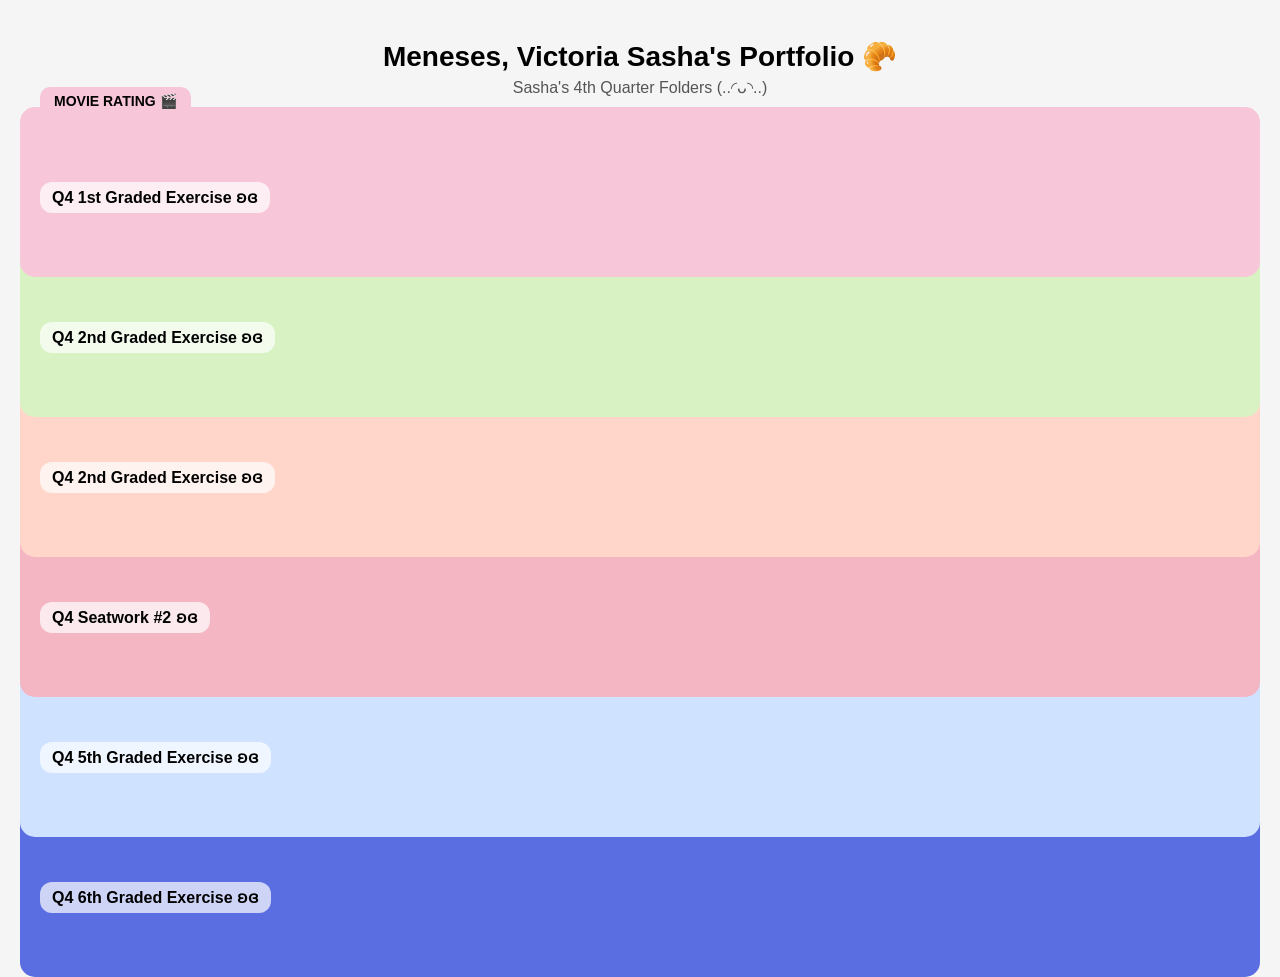
<file: index.html>
<!DOCTYPE html>
<html lang="en">
<head>
<meta charset="UTF-8">
<title>Meneses Portfolio</title>

<style>
  body {
    margin: 0;
    padding-top: 40px;
    font-family: Arial, sans-serif;
    background: #f5f5f5;
  }

  /* HEADER */
  .header {
    text-align: center;
    margin-bottom: 40px;
  }

  .header h1 {
    margin: 0;
    font-size: 28px;
  }

  .header p {
    margin: 5px 0 0;
    font-size: 16px;
    color: #555;
  }

  .container {
    padding: 0 20px;
  }

  /* FOLDER */
  .section {
    position: relative;
    height: 120px;
    margin: -30px 0;
    padding: 30px 20px 20px;
    border-radius: 15px;
    font-weight: bold;
    display: flex;
    align-items: center;

    transform-origin: center;
    transition: transform 0.25s ease, box-shadow 0.25s ease;
  }

  /* TAB */
  .section::before {
    content: attr(data-title);
    position: absolute;
    top: -20px;
    left: 20px;
    padding: 6px 14px;
    border-radius: 10px 10px 0 0;
    font-size: 14px;
    font-weight: bold;
  }

  /* HOVER */
  .section:hover {
    transform: scale(1.03);
    z-index: 20;
    box-shadow: 0 10px 25px rgba(0,0,0,0.2);
  }

  /* COLORS */
  .pink { background: #f7c6d9; z-index: 6; }
  .pink::before { background: #f7c6d9; }

  .green { background: #d9f2c4; z-index: 5; }
  .green::before { background: #d9f2c4; }

  .peach { background: #ffd6c9; z-index: 4; }
  .peach::before { background: #ffd6c9; }

  .pink2 { background: #f4b6c2; z-index: 3; }
  .pink2::before { background: #f4b6c2; }

  .blue { background: #cfe2ff; z-index: 2; }
  .blue::before { background: #cfe2ff; }

  .darkblue { background: #5a6ee1; color: white; z-index: 1; }
  .darkblue::before { background: #5a6ee1; color: white; }

  /* CLICKABLE TEXT */
  .section a {
    background: rgba(255,255,255,0.7);
    padding: 6px 12px;
    border-radius: 12px;
    text-decoration: none;
    color: black;
    transition: 0.2s;
  }

  .darkblue a {
    color: black;
  }

  .section a:hover {
    background: white;
  }

</style>
</head>
<body>

<!-- HEADER -->
<div class="header">
  <h1>Meneses, Victoria Sasha's Portfolio 🥐</h1>
  <p>Sasha's 4th Quarter Folders (..◜ᴗ◝..)</p>
</div>


<div class="container">

  <div class="section pink" data-title="MOVIE RATING 🎬">
    <a href="https://sshmns.github.io/CS3_4thQtrPortfolio_RbMeneses/public/quarter%204/q41gRubidiumMeneses.html">Q4 1st Graded Exercise ʚɞ</a>
  </div>

  <div class="section green" data-title="MOVIE RATING WITH UD 💬">
    <a href="https://sshmns.github.io/CS3_4thQtrPortfolio_RbMeneses/public/quarter%204/q42gRubidiumMeneses.html">Q4 2nd Graded Exercise ʚɞ</a>
  </div>

  <div class="section peach" data-title="NIGONIA TESTING & DEBUGGING 🧪">
   <a href="https://sshmns.github.io/CS3_4thQtrPortfolio_RbMeneses/public/quarter%204/3rd%20Graded/errorlogs.html">Q4 2nd Graded Exercise ʚɞ</a>
  </div>

  <div class="section pink2" data-title="CSS POSITION & Z-INDEX 🧑‍💻">
    <a href="https://sshmns.github.io/CS3_4thQtrPortfolio_RbMeneses/public/quarter%204/RubidiumMenesesseatwork2.html
">Q4 Seatwork #2 ʚɞ</a>
  </div>

  <div class="section blue" data-title="STILL BAKING...">
    <a href="https://example.com">Q4 5th Graded Exercise ʚɞ</a>
  </div>

  <div class="section darkblue" data-title="STILL BAKING...">
    <a href="https://example.com">Q4 6th Graded Exercise ʚɞ</a>
  </div>

</div>

</body>
</html>
</file>
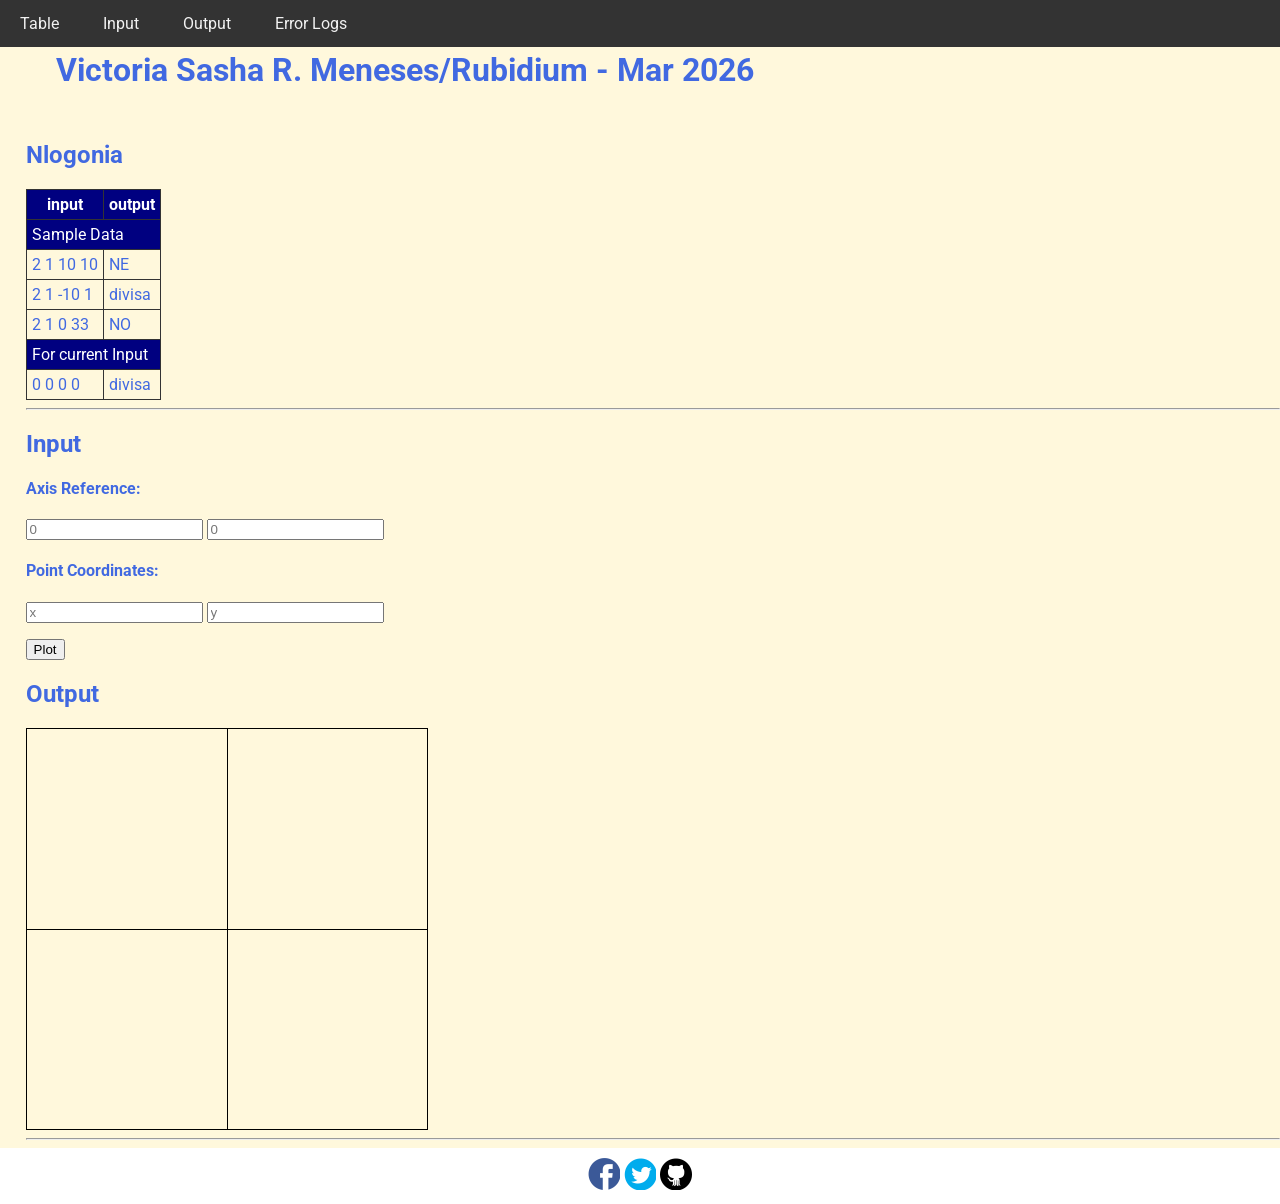
<file: public/quarter 4/3rd Graded/index.html>
<!DOCTYPE html>
<html>
<head>
  <meta charset="utf-8">
  <meta name="viewport" content="width=device-width">
  <!-- change the authors name to both your names-->
  <meta name="author" content="Sir Roy/Al Mendoza">
  <meta name="description" content="testing and debugging">
  <meta name="keywords" content="testing and debugging">
  <title>CS 3 </title>
  <link href="style.css" rel="stylesheet" type="text/css" />
  <link rel="preconnect" href="https://fonts.googleapis.com">
  <link rel="preconnect" href="https://fonts.gstatic.com" crossorigin>
  <link href="https://fonts.googleapis.com/css2?family=Open+Sans&family=Poppins:wght@300&family=Roboto&display=swap" rel="stylesheet">
  <link rel="icon" type="image/x-icon" href="images/favicon.ico">
</head>

<body>
  <header>
    <nav>
      <a href="#start">Table</a>
      <a href="#input">Input</a>
      <a href="#output">Output</a>
      <a href="errorlogs.html">Error Logs</a>
    </nav>
    
    <h1 style="padding: 30px">Victoria Sasha R. Meneses/Rubidium  - Mar 2026 </h1>
    <h2 id="start"> Nlogonia </h2>
  </header>

  <section id="table">
    <table> 
      <tr class="rColor">
        <th> input </th> <th> output</th>
      </tr>
      <tr class="rColor"> 
        <td colspan="2"> Sample Data</td>
      </tr>
      <tr> 
        <td> 2 1 10 10 </td> <td> NE</td>
      </tr>
      <tr> 
        <td> 2 1 -10 1 </td> <td> divisa</td>
      </tr>
      <tr> 
        <td> 2 1 0 33 </td> <td> NO </td>
      </tr>
      <tr  class="rColor"> 
        <td colspan="2"> For current Input</td>
      </tr>
      <tr> 
        <td id="in1"> 0 0 0 0 </td> <td id="out1"> divisa </td>
      </tr>
    </table>
    <hr>
  </section>
  
  <section id="input">
    <h2> Input </h2>
  
    <h4>Axis Reference:</h4>
    <p>
      <input type="number" id="x0" placeholder="0">
      <input type="number" id="y0" placeholder="0">
    </p>
    
    <h4>Point Coordinates:</h4>
    <p>
      <input type="number" id="x" placeholder="x"> 
      <input type="number" id="y" placeholder="y">
    </p>
    <button onclick="plotPoint(Number(x0.value),Number(y0.value),Number(x.value), Number(y.value))"> Plot </button>
  </section>
  
  <section id="output">
    <h2 id="output"> Output </h2>
  
    <div id="coordinatePlane">
        <div id="xAxis" class="axis"></div>
        <div id="yAxis" class="axis"></div>
    </div>
    <hr>
  </section>
  
  <!--- anchors for socmed site are done with image sprites -->
  <footer>
    <a href="https://facebook.com"> 
    <div class="icon facebook"></div>
    </a>
    <a href="https://twitter.com">
    <div class="icon twitter"></div>
    </a>
    <a href="https://github.com">
    <div class="icon github"></div>
    </a>
  </footer>
  <script defer src="script.js"></script>
</body>

</html>
</file>
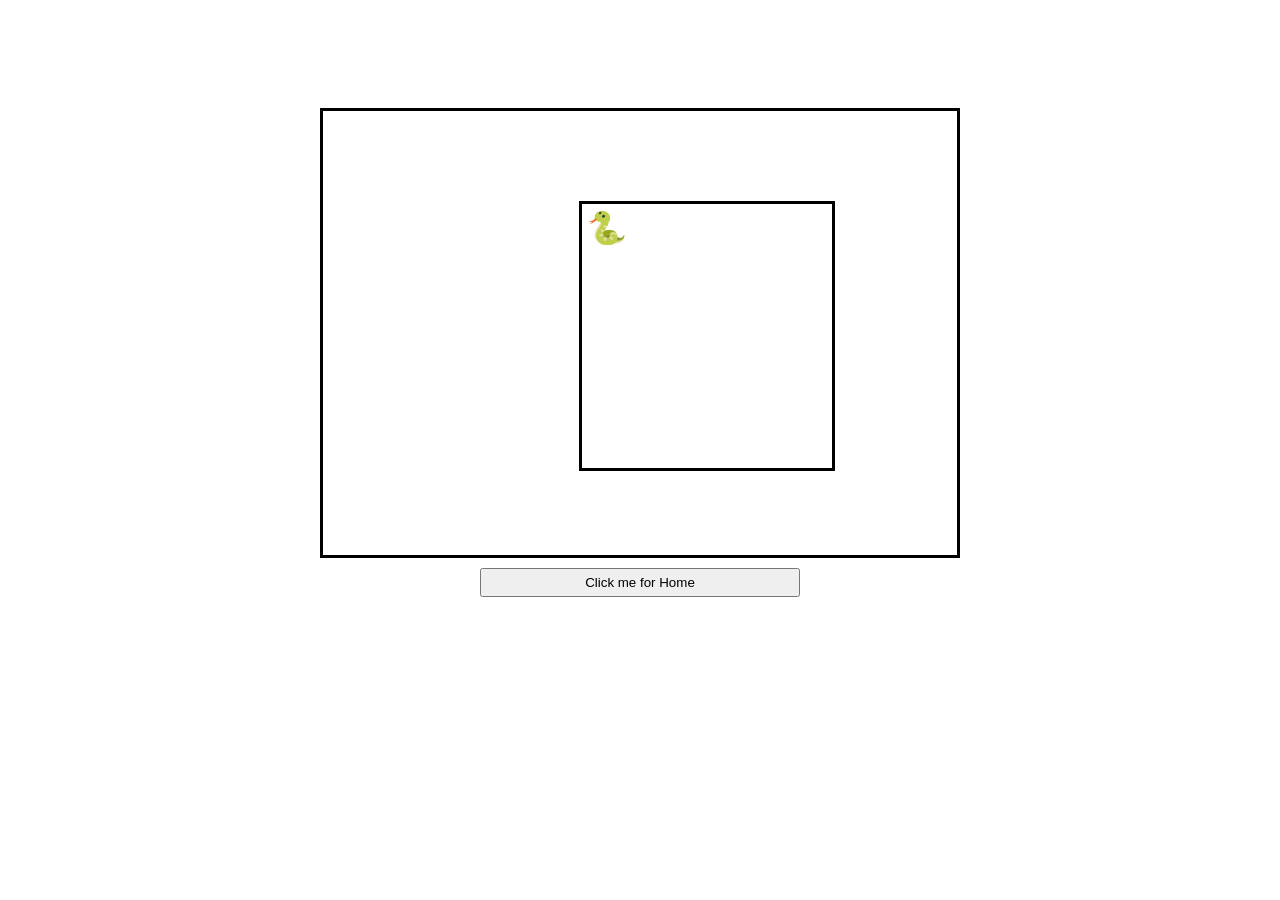
<file: public/quarter 4/deck.html>
<html>
	<head>
		<title>Transition and Animation Exercises</title>
		<meta charset="UTF-8">
		<meta name="description" content="Code to implement transform and transition">
        <meta name="author" content="Sasha Meneses">
        <meta name="revised" content="04/07/26">
		<meta name="viewport" content="width=device-width, initial-scale=1">
		<style>
      * {
        box-sizing: border-box;
      }
			#deck{
				width: 50vw;
				height: 50vh;
				margin: 0 auto 110px;
				border: 3px solid black;
				padding: 40px;
				position: relative;
        top: 100px;
			}
			#deck div{
				border: 3px solid black;
				height: 30vh;
				width: 20vw;
				position: absolute;
				top: 10vh;
				left: 20vw;
				background-color: white;
        color: rgb(136, 0, 255);
        font-size: 2em;
        padding: 5px;
        font-weight: bold;
        transition: all 0.5s;
			}
			#deck:hover div:first-child{
				transform: rotate(-45deg);
				transform-origin: bottom left;
			}
			#deck:hover div:nth-child(2){
				transform: rotate(-30deg);
				transform-origin: bottom left;
			}
			#deck:hover div:nth-child(3){
				transform: rotate(-15deg);
				transform-origin: bottom left;
			}
			#deck:hover div:nth-child(5){
				transform: rotate(15deg);
				transform-origin: bottom left;
			}
			#deck div:hover{
				border: 3px solid rgb(82, 154, 255);
			}
			#deck div:first-child:hover{
				background-color: rgb(131, 49, 203);
			}
			#deck div:nth-child(2):hover{
				background-color: rgb(126, 205, 255);
			}
			#deck div:nth-child(3):hover{
				background-color: rgb(255, 77, 234);
			}
			#deck div:nth-child(4):hover{
				background-color: rgb(18, 18, 119);

      }
      a {
        text-decoration: none;
      }
      button {
        display: block;
        width: 25vw;
        padding: 5px;
        margin: 10px auto;
      }
		</style>
	</head>
	<body>
		<div id="deck">
			<div>🦄</div>
			<div>🦭</div>
			<div>🐶</div>
            <div>🐍</div>
		</div>
    <a href="../index.html"><button> Click me for Home</button> </a>
	</body>
</html>
</file>
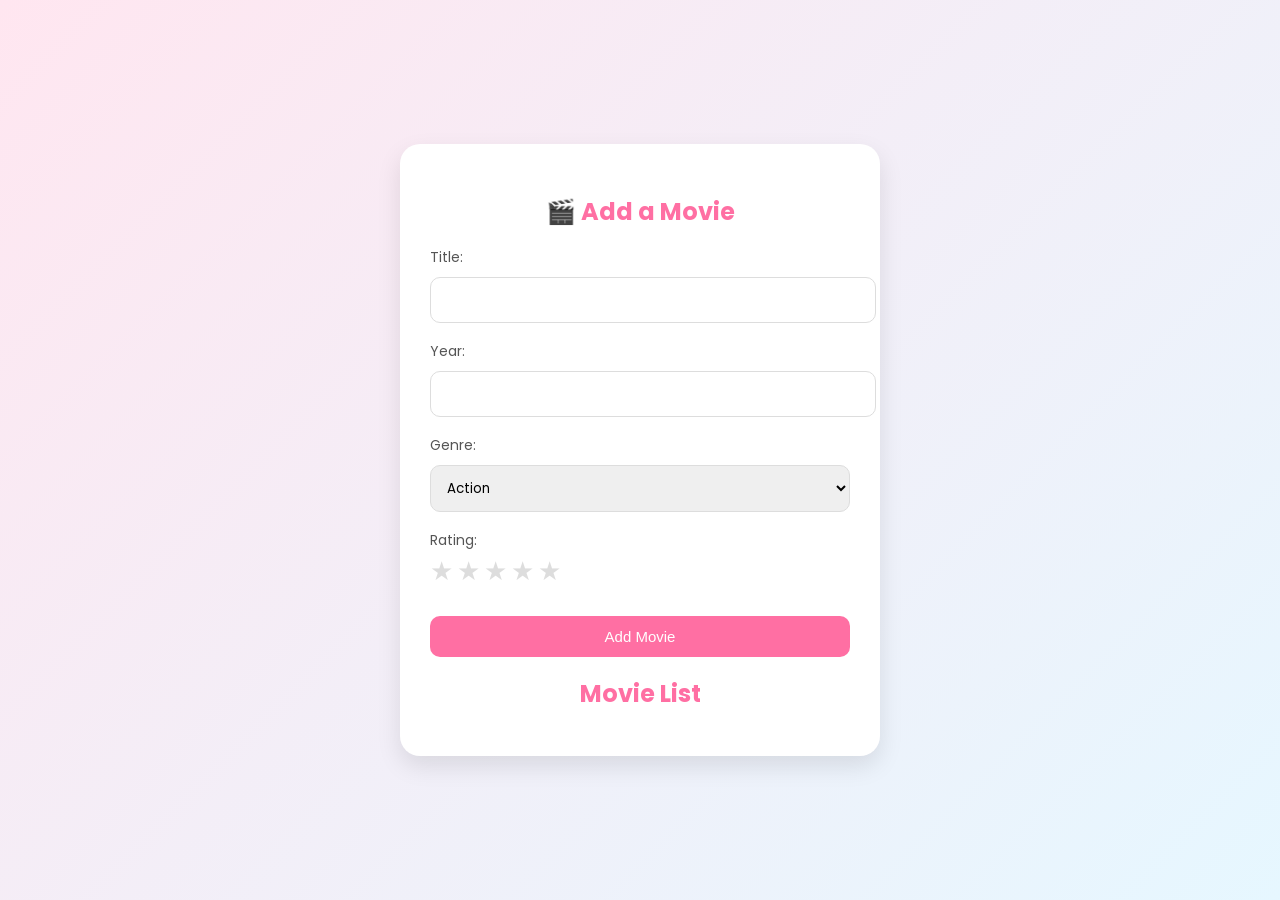
<file: public/quarter 4/q41gRubidiumMeneses.html>
<!DOCTYPE html>
<html lang="en">
<head>
<meta charset="UTF-8">
<title>Movie Ratings</title>

<link href="https://fonts.googleapis.com/css2?family=Poppins:wght@300;400;600&display=swap" rel="stylesheet">

<style>
  body {
    font-family: "Poppins", sans-serif;
    background: linear-gradient(135deg, #ffe6f0, #e6f7ff);
    display: flex;
    justify-content: center;
    align-items: center;
    min-height: 100vh;
    margin: 0;
  }

  .card {
    background: white;
    padding: 30px;
    border-radius: 20px;
    width: 420px;
    box-shadow: 0 10px 25px rgba(0,0,0,0.1);
  }

  h2 {
    text-align: center;
    color: #ff6fa3;
    margin-bottom: 15px;
  }

  label {
    font-size: 14px;
    color: #555;
  }

  input, select {
    width: 100%;
    padding: 12px;
    margin: 8px 0 15px 0;
    border-radius: 10px;
    border: 1px solid #ddd;
    font-family: "Poppins", sans-serif;
    outline: none;
  }

  input:focus, select:focus {
    border-color: #ff9ecb;
    box-shadow: 0 0 5px rgba(255, 158, 203, 0.5);
  }

  button {
    width: 100%;
    padding: 12px;
    background: #ff6fa3;
    color: white;
    border: none;
    border-radius: 10px;
    cursor: pointer;
    font-size: 15px;
    font-weight: 500;
    transition: 0.2s;
  }

  button:hover {
    background: #ff4f91;
    transform: scale(1.02);
  }

  .stars span {
    font-size: 26px;
    cursor: pointer;
    color: #ddd;
    transition: 0.2s;
  }

  .stars .active {
    color: gold;
    transform: scale(1.1);
  }

  .movie {
    background: #f8f8ff;
    padding: 12px;
    margin-top: 10px;
    border-radius: 10px;
    font-size: 14px;
  }

  #movieList {
    margin-top: 10px;
  }
</style>
</head>

<body>

<div class="card">
  <h2>🎬 Add a Movie</h2>

  <label>Title:</label>
  <input type="text" id="title">

  <label>Year:</label>
  <input type="number" id="year">

  <label>Genre:</label>
  <select id="genre">
    <option>Action</option>
    <option>Comedy</option>
    <option>Drama</option>
    <option>Horror</option>
    <option>Romance</option>
    <option>Sci-Fi</option>
  </select>

  <label>Rating:</label>
  <div class="stars" id="stars">
    <span data-value="1">★</span>
    <span data-value="2">★</span>
    <span data-value="3">★</span>
    <span data-value="4">★</span>
    <span data-value="5">★</span>
  </div>

  <br>

  <button onclick="addMovie()">Add Movie</button>

  <h2>Movie List</h2>
  <div id="movieList"></div>
</div>

<script>
  let rating = 0;

  const stars = document.querySelectorAll("#stars span");

  stars.forEach(star => {
    star.addEventListener("click", () => {
      rating = star.dataset.value;

      stars.forEach(s => s.classList.remove("active"));
      for (let i = 0; i < rating; i++) {
        stars[i].classList.add("active");
      }
    });
  });

  function addMovie() {
    const title = document.getElementById("title").value;
    const year = document.getElementById("year").value;
    const genre = document.getElementById("genre").value;

    if (!title || !year || rating == 0) {
      alert("Please fill all fields!");
      return;
    }

    const movie = { title, year, genre, rating };

    let movies = JSON.parse(localStorage.getItem("movies")) || [];
    movies.push(movie);

    localStorage.setItem("movies", JSON.stringify(movies));

    displayMovies();
  }

  function displayMovies() {
    const movieList = document.getElementById("movieList");
    movieList.innerHTML = "";

    let movies = JSON.parse(localStorage.getItem("movies")) || [];

    movies.forEach(m => {
      let stars = "★".repeat(m.rating) + "☆".repeat(5 - m.rating);

      movieList.innerHTML += `
        <div class="movie">
          🎞️ <b>${m.title}</b> (${m.year}) <br>
          Genre: ${m.genre} <br>
          Rating: ${stars}
        </div>
      `;
    });
  }

  displayMovies();  
</script>

</body>
</html>
</file>
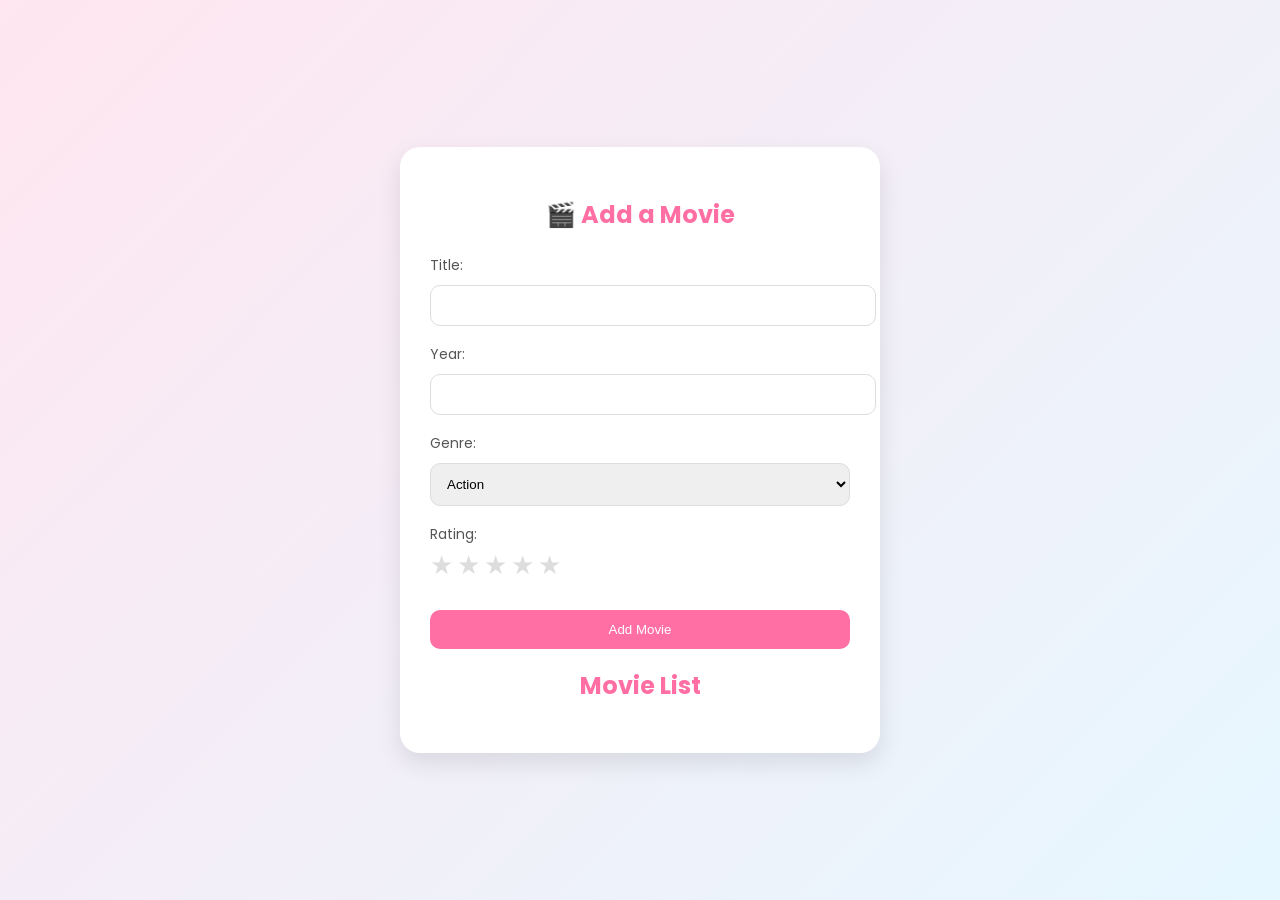
<file: public/quarter 4/q42gRubidiumMeneses.html>
<!DOCTYPE html>
<html lang="en">
<head>
<meta charset="UTF-8">
<title>Movie Ratings</title>

<link href="https://fonts.googleapis.com/css2?family=Poppins:wght@300;400;600&display=swap" rel="stylesheet">

<style>
  body {
    font-family: "Poppins", sans-serif;
    background: linear-gradient(135deg, #ffe6f0, #e6f7ff);
    display: flex;
    justify-content: center;
    align-items: center;
    min-height: 100vh;
    margin: 0;
  }

  .card {
    background: white;
    padding: 30px;
    border-radius: 20px;
    width: 420px;
    box-shadow: 0 10px 25px rgba(0,0,0,0.1);
  }

  h2 {
    text-align: center;
    color: #ff6fa3;
  }

  label {
    font-size: 14px;
    color: #555;
  }

  input, select {
    width: 100%;
    padding: 12px;
    margin: 8px 0 15px 0;
    border-radius: 10px;
    border: 1px solid #ddd;
    outline: none;
  }

  input:focus, select:focus {
    border-color: #ff9ecb;
    box-shadow: 0 0 5px rgba(255, 158, 203, 0.5);
  }

  button {
    width: 100%;
    padding: 12px;
    background: #ff6fa3;
    color: white;
    border: none;
    border-radius: 10px;
    cursor: pointer;
    transition: 0.2s;
  }

  button:hover {
    background: #ff4f91;
    transform: scale(1.02);
  }

  .stars span {
    font-size: 26px;
    cursor: pointer;
    color: #ddd;
  }

  .stars .active {
    color: gold;
    transform: scale(1.1);
  }

  .movie {
    background: #f8f8ff;
    padding: 12px;
    margin-top: 10px;
    border-radius: 10px;
    font-size: 14px;
  }

  .movie button {
    background: #ff8fab;
    margin-top: 5px;
  }

  .movie button:hover {
    background: #ff5d8f;
  }
</style>
</head>

<body>

<div class="card">
  <h2>🎬 Add a Movie</h2>

  <label>Title:</label>
  <input type="text" id="title">

  <label>Year:</label>
  <input type="number" id="year">

  <label>Genre:</label>
  <select id="genre">
    <option>Action</option>
    <option>Comedy</option>
    <option>Drama</option>
    <option>Horror</option>
    <option>Romance</option>
    <option>Sci-Fi</option>
  </select>

  <label>Rating:</label>
  <div class="stars" id="stars">
    <span data-value="1">★</span>
    <span data-value="2">★</span>
    <span data-value="3">★</span>
    <span data-value="4">★</span>
    <span data-value="5">★</span>
  </div>

  <br>

  <button onclick="addMovie()">Add Movie</button>

  <h2>Movie List</h2>
  <div id="movieList"></div>
</div>

<script>
  let rating = 0;

  const starEls = document.querySelectorAll("#stars span");

  starEls.forEach(star => {
    star.addEventListener("click", () => {
      rating = star.dataset.value;

      starEls.forEach(s => s.classList.remove("active"));
      for (let i = 0; i < rating; i++) {
        starEls[i].classList.add("active");
      }
    });
  });

  function addMovie() {
    const title = document.getElementById("title").value;
    const year = document.getElementById("year").value;
    const genre = document.getElementById("genre").value;

    if (!title || !year || rating == 0) {
      alert("Please fill all fields!");
      return;
    }

    const movie = { title, year, genre, rating };

    let movies = JSON.parse(localStorage.getItem("movies")) || [];
    movies.push(movie);

    localStorage.setItem("movies", JSON.stringify(movies));

    displayMovies();
  }

function deleteMovie(index) {
  let confirmDelete = confirm("Are you sure you want to delete this movie? 🗑");

  if (!confirmDelete) return;

  let movies = JSON.parse(localStorage.getItem("movies")) || [];

  movies.splice(index, 1);

  localStorage.setItem("movies", JSON.stringify(movies));

  displayMovies();
}

  function displayMovies() {
    const movieList = document.getElementById("movieList");
    movieList.innerHTML = "";

    let movies = JSON.parse(localStorage.getItem("movies")) || [];

    movies.forEach((m, index) => {
      let stars = "★".repeat(m.rating) + "☆".repeat(5 - m.rating);

      movieList.innerHTML += `
        <div class="movie">
          🎞️ <b>${m.title}</b> (${m.year}) <br>
          Genre: ${m.genre} <br>
          Rating: ${stars} <br><br>
          <button onclick="deleteMovie(${index})">🗑 Delete</button>
        </div>
      `;
    });
  }

  displayMovies();
</script>

</body>
</html>
</file>
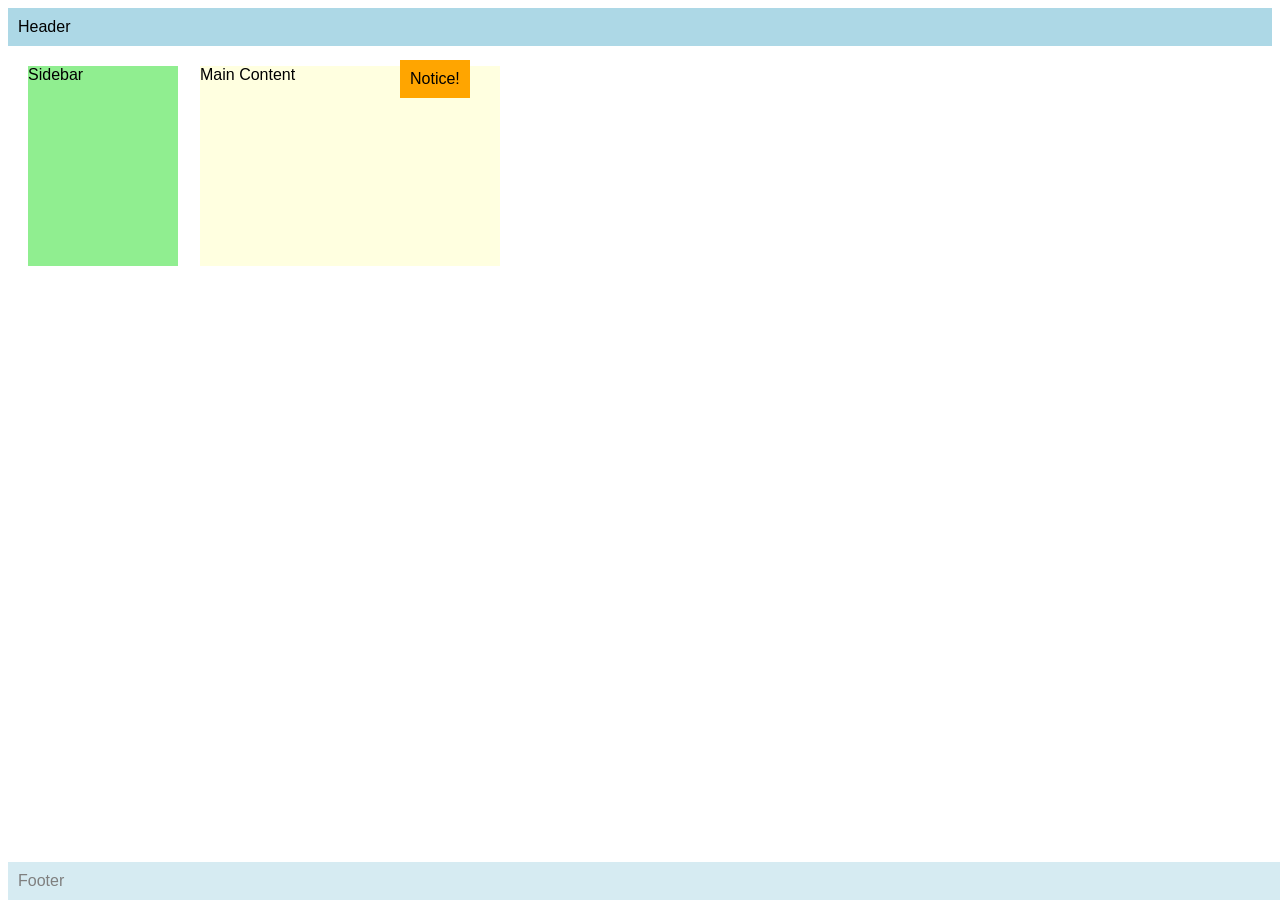
<file: public/quarter 4/RubidiumMenesesseatwork2.html>
<!DOCTYPE html>
<html>
<head>
  <meta name="author" content="Sasha and Gabbey" />
  <meta name="revised" content="03/27/2026" />
  
  <style>
    body { font-family: Arial, sans-serif; }
    .header, .footer {
      background: lightblue;
      padding: 10px;
    }
    .footer {
       opacity: 0.5;
       position: fixed; bottom: 0; width: 100%;
    }
    .sidebar {
      background: lightgreen;
      width: 150px;
      height: 200px;
      position: relative; top: 20px; left: 20px;
    }
    .content {
      background: lightyellow;
      width: 300px;
      height: 200px;
      position: absolute; top: 66px; left: 200px;
      z-index: 1;
    }    
    .notice {
    position: absolute;
    top: 60px;
    left: 400px;
    background: orange;
    padding: 10px;
    z-index: 2;
    }
  </style>
</head>
<body>
  <div class="header">Header</div>
  <div class="sidebar">Sidebar</div>
  <div class="content">Main Content</div>
  <div class="footer">Footer</div>
  <div class="notice">Notice!</div>
</body>
</html>
</file>
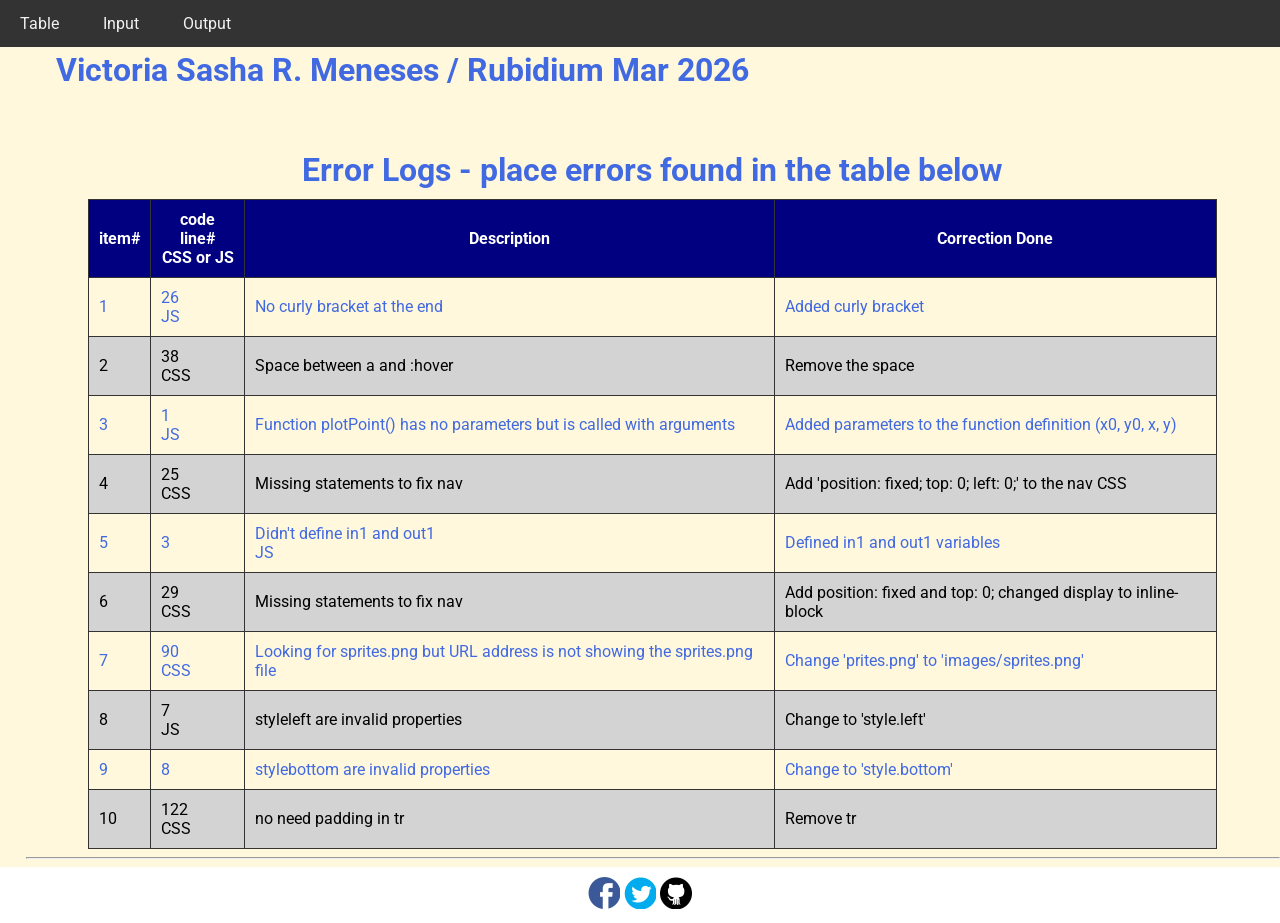
<file: public/quarter 4/3rd Graded/errorlogs.html>
<!DOCTYPE html>
<html>
<head>
  <meta charset="utf-8">
  <meta name="viewport" content="width=device-width">
  <meta name="author" content="Sir Roy/Al Mendoza">
  <meta name="description" content="testing and debugging">
  <meta name="keywords" content="testing and debugging">
  <title>CS3 </title>
  <link href="style.css" rel="stylesheet" type="text/css" />
  <link rel="preconnect" href="https://fonts.googleapis.com">
  <link rel="preconnect" href="https://fonts.gstatic.com" crossorigin>
  <link href="https://fonts.googleapis.com/css2?family=Open+Sans&family=Poppins:wght@300&family=Roboto&display=swap" rel="stylesheet">
  <link rel="icon" type="image/x-icon" href="images/favicon.ico">

  <style>
    tr:nth-child(1) ~ tr:nth-child(odd) {
      background-color: lightgray;
      color: black;
    }
    td, th {
      padding: 10px;
    }
    table {
      width: 90%;
      margin: 0 auto;
    }
    caption {
      font-size: 2em;
      font-weight: bold;
      padding: 10px;
    }
    
  </style>
</head>

<body>
  <header>
    <nav>
      <a href="index.html#start">Table</a>
      <a href="index.html#input">Input</a>
      <a href="index.html#output">Output</a>
    </nav>
    
    <h1 style="padding: 30px">Victoria Sasha R. Meneses / Rubidium Mar 2026 </h1>
  </header>

  <section id="table">
    <table> 
      <caption> Error Logs - place errors found in the table below</caption>
      <tr class="rColor">
        <th> item# </th> 
        <th> code line#<br/>CSS or JS </th> 
        <th> Description</th>
        <th> Correction Done</th>
      </tr>
      <tr>
        <td> 1 </td> 
        <td> 26 <br/> JS </td> 
        <td> No curly bracket at the end </td>
        <td> Added curly bracket </td>
      </tr>
      <tr>
        <td> 2 </td> 
        <td> 38 <br/> CSS</td> 
        <td> Space between a and :hover </td>
        <td> Remove the space </td>
      </tr>
      <tr>
        <td> 3 </td> 
        <td> 1 <br/> JS </td> 
        <td> Function plotPoint() has no parameters but is called with arguments </td>
        <td> Added parameters to the function definition (x0, y0, x, y) </td>
      </tr>
      <tr>
        <td> 4 </td> 
        <td> 25 <br/> CSS </td> 
        <td> Missing statements to fix nav </td>
        <td> Add 'position: fixed; top: 0; left: 0;' to the nav CSS</td>
      </tr>
      <tr>
        <td> 5 </td> 
        <td> 3 </td> 
        <td> Didn't define in1 and out1 <br/> JS </td>
        <td> Defined in1 and out1 variables </td>
      </tr>
      <tr>
        <td> 6 </td> 
        <td> 29 <br/> CSS </td> 
        <td> Missing statements to fix nav </td>
        <td> Add position: fixed and top: 0; changed display to inline-block </td>
      </tr>
      <tr>
        <td> 7 </td> 
        <td> 90 <br/> CSS </td> 
        <td> Looking for sprites.png but URL address is not showing the sprites.png file </td>
        <td> Change 'prites.png' to 'images/sprites.png'</td>
      </tr>
      <tr>
        <td> 8 </td> 
        <td> 7 <br/> JS </td> 
        <td> styleleft are invalid properties </td>
        <td> Change to 'style.left' </td>
      </tr>
      <tr>
        <td> 9 </td> 
        <td> 8</td> 
        <td> stylebottom are invalid properties </td>
        <td> Change to 'style.bottom' </td>
      </tr>
      <tr>
        <td> 10 </td> 
        <td> 122 <br/> CSS </td> 
        <td> no need padding in tr </td>
        <td> Remove tr </td>
      </tr>
     
    </table>
    <hr>
  </section>
  
   
  <!--- anchors for socmed site are done with image sprites -->
  <footer>
    <a href="https://facebook.com"> 
    <div class="icon facebook"></div>
    </a>
    <a href="https://twitter.com">
    <div class="icon twitter"></div>
    </a>
    <a href="https://github.com">
    <div class="icon github"></div>
    </a>
  </footer>
 
</body>

</html>
</file>
<file: public/quarter 4/3rd Graded/style.css>
html {
  height: 100%;
  width: 100%;
}

body{
  font-family: 'Open Sans', sans-serif;
  font-family: 'Poppins', sans-serif;
  font-family: 'Roboto', sans-serif;
  background-color: cornsilk;
  color:royalblue;
  padding: 0;
  margin: 0;
}

section, header {
  padding-left: 2%;
}

/*---- CSS to control the navigation bar --- 
Requirements for the navigation:
- Navigation should all be on one line only and located on the first line of the browser and will not scroll with the rest of the content.  
- There should also a hover effect on each of the links to change background and foreground color.
*/
nav {
    width: 100%;
    background-color: #333;
    position: fixed; 
    top: 0; 
    left: 0;
}

nav a {
    display: inline-block;
    color: #f2f2f2;
    text-align: inline-block;
    padding: 14px 20px;
    text-decoration: none;
    
}

nav a :hover {
    background-color: #ddd;
    color: black;
}

/*------ to control coordinatePlane, the location of the small red box  --------*/
#coordinatePlane {
    position: relative;
    height: 400px;
    width: 400px;
    border: 1px solid black;
}
.point {
    height: 10px;
    width: 10px;
    background-color: red;
}
.axis {
    position: absolute;
    background-color: black;
}

#xAxis {
    left: 0;
    top: 200px;
    width: 100%;
    height: 1px;
}
#yAxis {
    left: 200px;
    bottom: 0;
    width: 1px;
    height: 100%;
}

/* ----- CSS properties for footer tag to display socmed icons facebook, twitter and github using sprites ---
- Discover how to use image sprites to make this work
*/
footer {
    width: 100%;
    background-color: white;
    color: #333;
    text-align: center;
    padding: 10px 0;
}
footer a {
  text-decoration: none;
}

.icon {
    width: 32px;
    height: 32px;
    display: inline-block;
    background: url('images/sprites.png') no-repeat;
}
.facebook {
    background-position: -226px -129px;
}
.twitter {
    background-position: -340px -129px;
}
.github {
    background-position: -456px -129px;
}

.facebook:hover {
  background-position: -226px -55px;
}
.twitter:hover {
  background-position: -340px -54px;
}
.github:hover {
  background-position: -456px -54px;
}

/* --- CSS for documenting process in the table in the errorlogs.html --*/
table{
  border-collapse: collapse;
}

th, td{
  padding: 5px;
  border: 1px solid #333;  
}

.rColor {
  background-color: navy;
  color: white;
}
</file>
